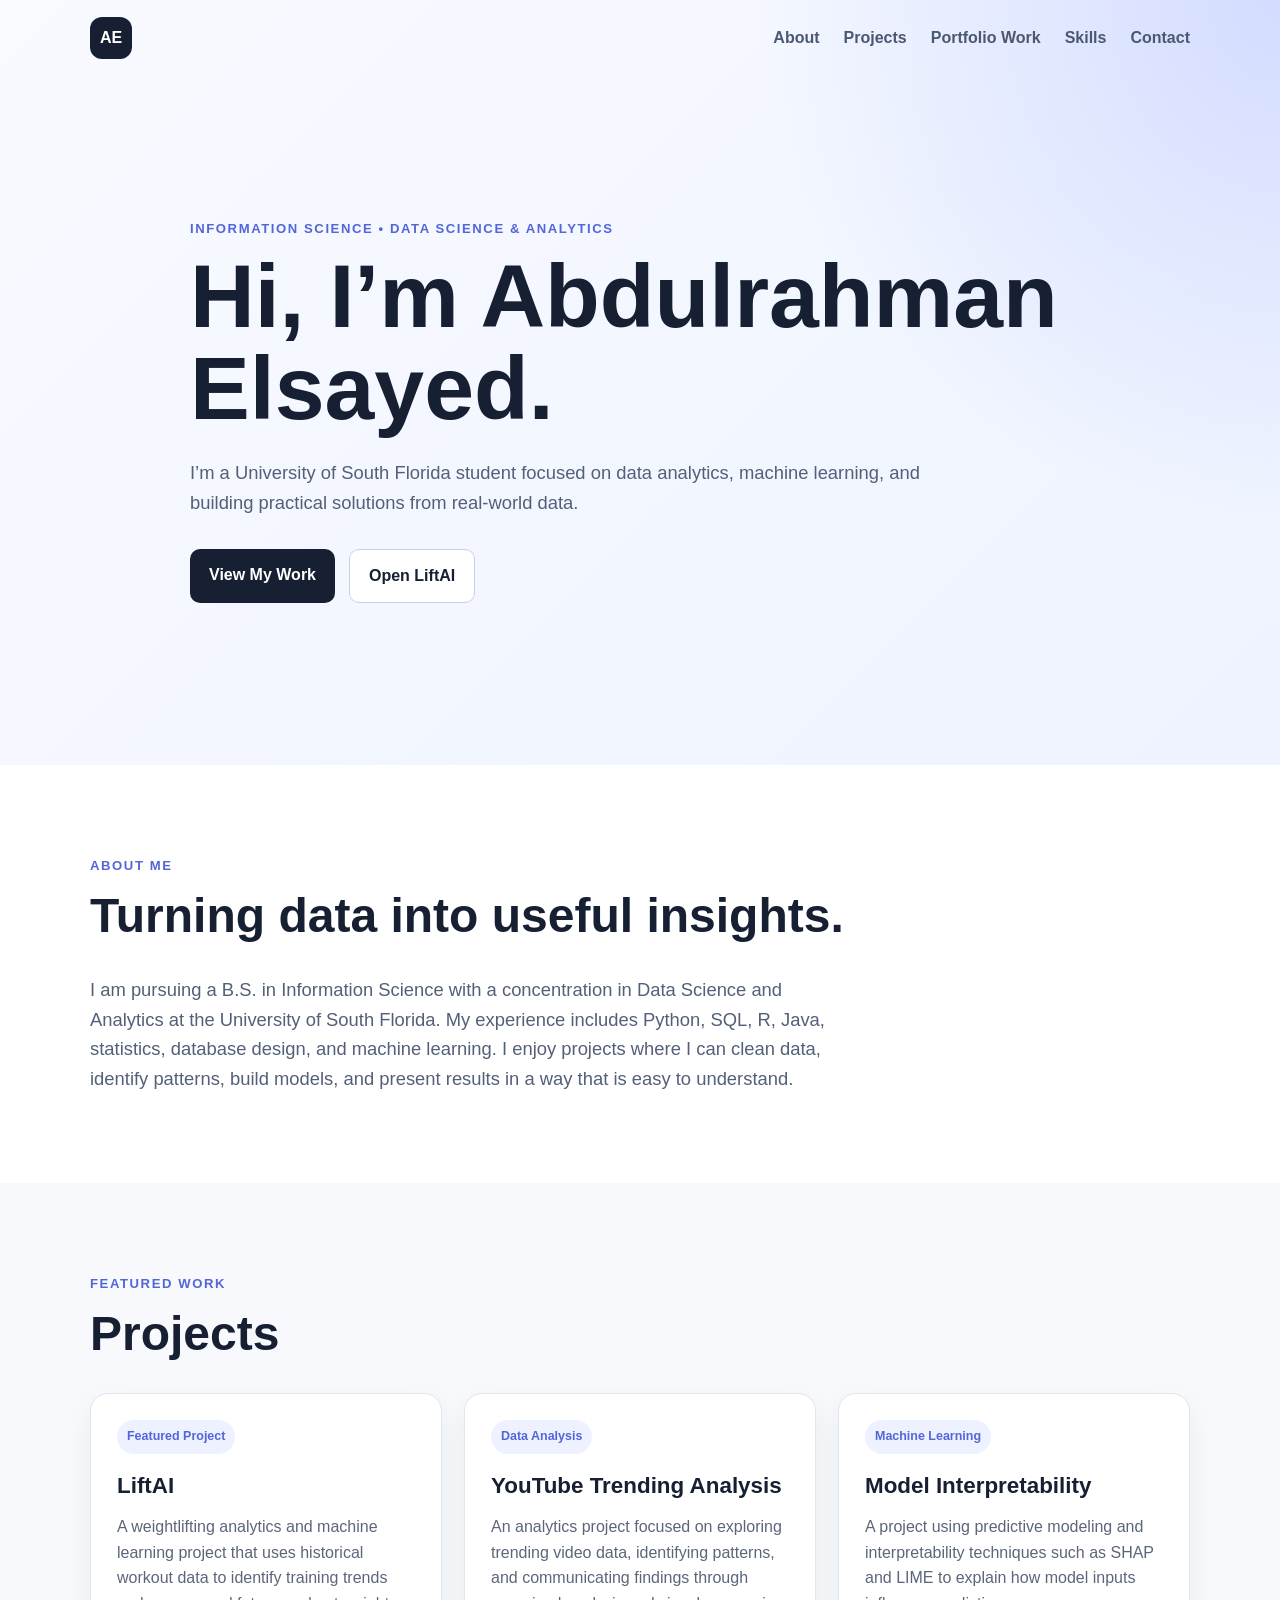
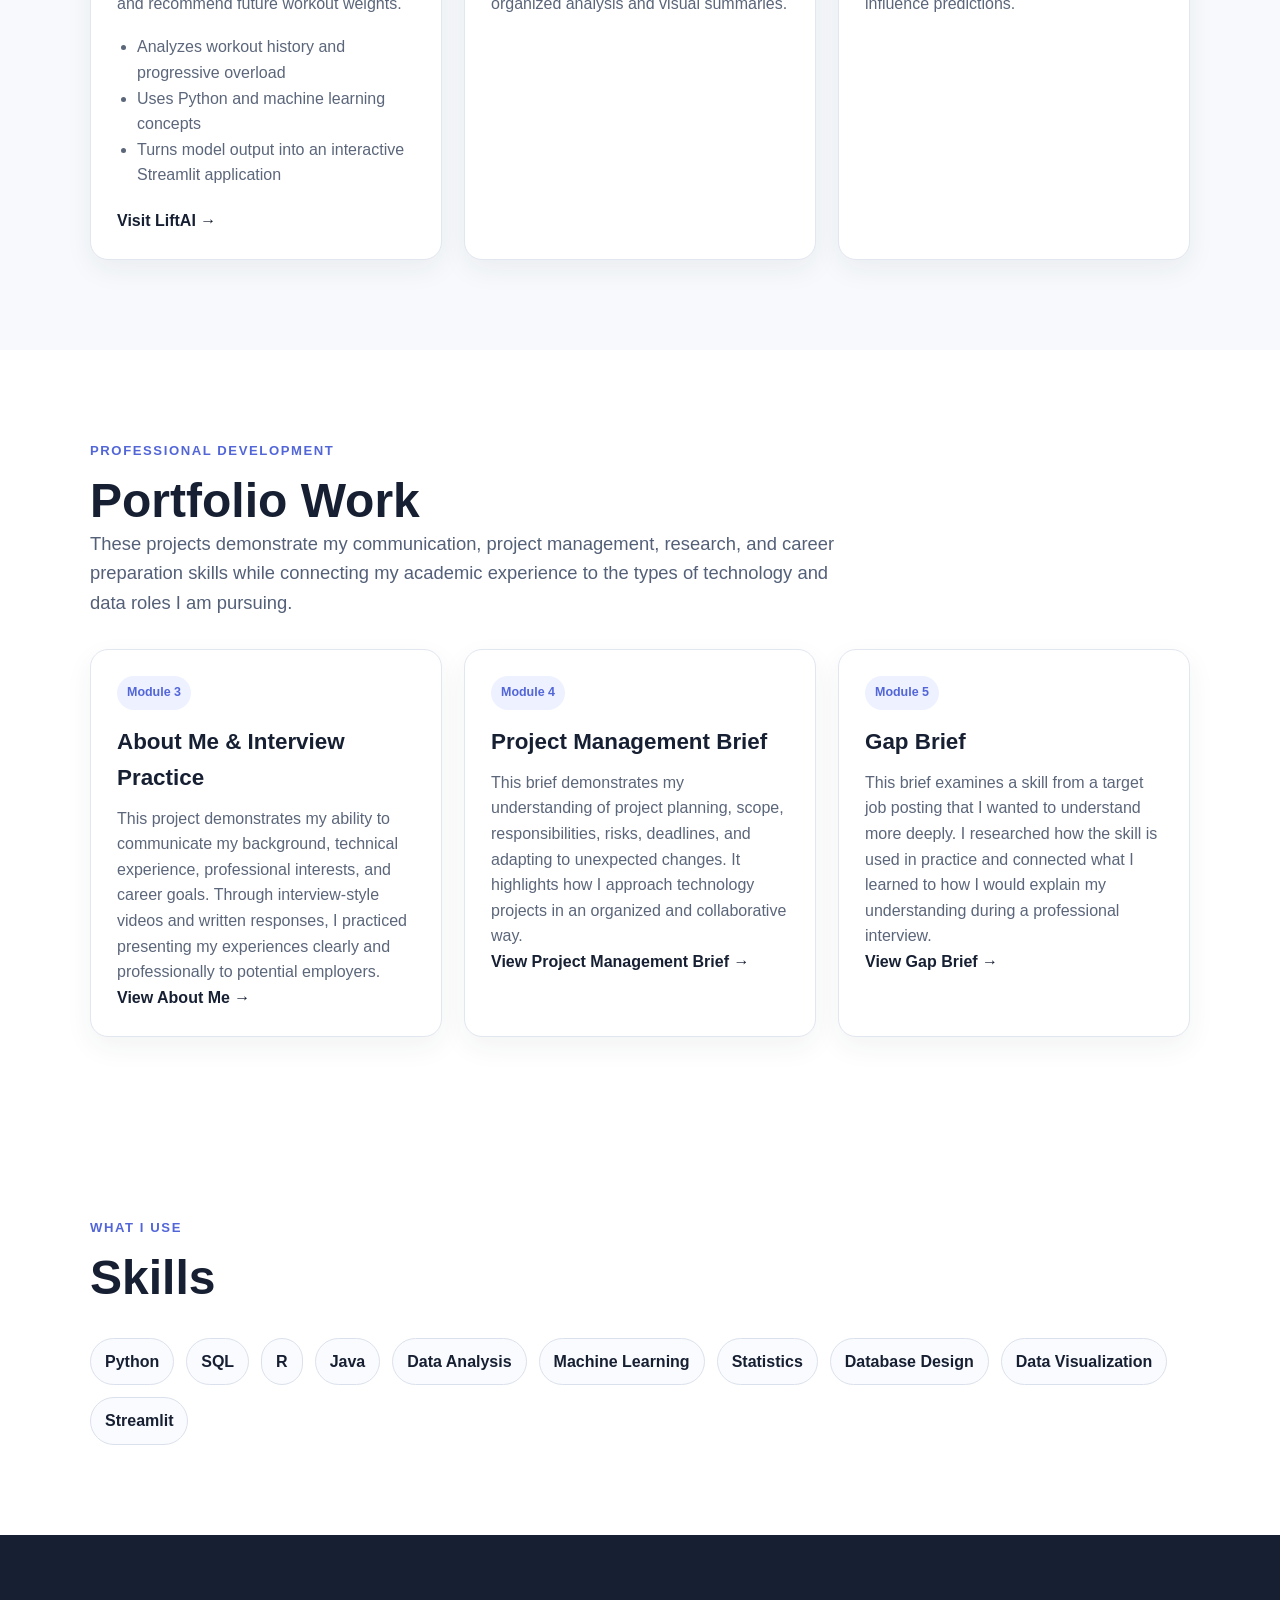
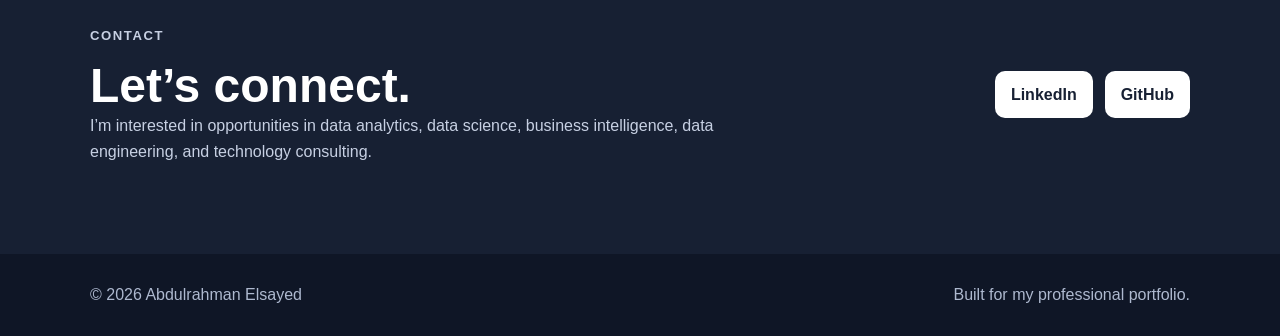
<file: index.html>
<!DOCTYPE html>
<html lang="en">
<head>
  <meta charset="UTF-8" />
  <meta name="viewport" content="width=device-width, initial-scale=1.0" />
  <meta
    name="description"
    content="Abdulrahman Elsayed - Data Analytics and Information Science Portfolio"
  />
  <title>Abdulrahman Elsayed | Portfolio</title>
  <link rel="stylesheet" href="style.css" />
</head>

<body>

  <header class="hero">

    <nav class="nav container">
      <a class="logo" href="#home">AE</a>

      <div class="nav-links">
        <a href="#about">About</a>
        <a href="#projects">Projects</a>
        <a href="#portfolio-work">Portfolio Work</a>
        <a href="#skills">Skills</a>
        <a href="#contact">Contact</a>
      </div>
    </nav>

    <div class="hero-content container" id="home">

      <p class="eyebrow">
        Information Science • Data Science & Analytics
      </p>

      <h1>Hi, I’m Abdulrahman Elsayed.</h1>

      <p class="hero-text">
        I’m a University of South Florida student focused on data analytics,
        machine learning, and building practical solutions from real-world data.
      </p>

      <div class="hero-actions">

        <a class="button primary" href="#projects">
          View My Work
        </a>

        <a
          class="button secondary"
          href="https://liftai.streamlit.app/"
          target="_blank"
          rel="noopener"
        >
          Open LiftAI
        </a>

      </div>

    </div>

  </header>


  <main>

    <!-- ABOUT SECTION -->

    <section class="section container" id="about">

      <div class="section-heading">

        <p class="eyebrow">
          About Me
        </p>

        <h2>
          Turning data into useful insights.
        </h2>

      </div>

      <p class="wide-copy">
        I am pursuing a B.S. in Information Science with a concentration in
        Data Science and Analytics at the University of South Florida.
        My experience includes Python, SQL, R, Java, statistics, database design,
        and machine learning. I enjoy projects where I can clean data,
        identify patterns, build models, and present results in a way that is
        easy to understand.
      </p>

    </section>


    <!-- PROJECTS SECTION -->

    <section class="section alt" id="projects">

      <div class="container">

        <div class="section-heading">

          <p class="eyebrow">
            Featured Work
          </p>

          <h2>
            Projects
          </h2>

        </div>


        <div class="project-grid">


          <!-- LIFTAI -->

          <article class="card featured">

            <span class="tag">
              Featured Project
            </span>

            <h3>
              LiftAI
            </h3>

            <p>
              A weightlifting analytics and machine learning project that uses
              historical workout data to identify training trends and recommend
              future workout weights.
            </p>

            <ul>

              <li>
                Analyzes workout history and progressive overload
              </li>

              <li>
                Uses Python and machine learning concepts
              </li>

              <li>
                Turns model output into an interactive Streamlit application
              </li>

            </ul>

            <a
              class="text-link"
              href="https://liftai.streamlit.app/"
              target="_blank"
              rel="noopener"
            >
              Visit LiftAI →
            </a>

          </article>


          <!-- YOUTUBE PROJECT -->

          <article class="card">

            <span class="tag">
              Data Analysis
            </span>

            <h3>
              YouTube Trending Analysis
            </h3>

            <p>
              An analytics project focused on exploring trending video data,
              identifying patterns, and communicating findings through organized
              analysis and visual summaries.
            </p>

          </article>


          <!-- MODEL INTERPRETABILITY -->

          <article class="card">

            <span class="tag">
              Machine Learning
            </span>

            <h3>
              Model Interpretability
            </h3>

            <p>
              A project using predictive modeling and interpretability techniques
              such as SHAP and LIME to explain how model inputs influence predictions.
            </p>

          </article>

        </div>

      </div>

    </section>


    <!-- PORTFOLIO COURSEWORK SECTION -->

    <section class="section container" id="portfolio-work">

      <div class="section-heading">

        <p class="eyebrow">
          Professional Development
        </p>

        <h2>
          Portfolio Work
        </h2>

        <p class="wide-copy">
          These projects demonstrate my communication, project management,
          research, and career preparation skills while connecting my academic
          experience to the types of technology and data roles I am pursuing.
        </p>

      </div>


      <div class="project-grid">


        <!-- MODULE 3 -->

        <article class="card">

          <span class="tag">
            Module 3
          </span>

          <h3>
            About Me & Interview Practice
          </h3>

          <p>
            This project demonstrates my ability to communicate my background,
            technical experience, professional interests, and career goals.
            Through interview-style videos and written responses, I practiced
            presenting my experiences clearly and professionally to potential
            employers.
          </p>

          <a
            class="text-link"
            href="about-me.html"
          >
            View About Me →
          </a>

        </article>


        <!-- MODULE 4 -->

        <article class="card">

          <span class="tag">
            Module 4
          </span>

          <h3>
            Project Management Brief
          </h3>

          <p>
            This brief demonstrates my understanding of project planning,
            scope, responsibilities, risks, deadlines, and adapting to unexpected
            changes. It highlights how I approach technology projects in an
            organized and collaborative way.
          </p>

          <a
            class="text-link"
            href="project-management.html"
          >
            View Project Management Brief →
          </a>

        </article>


        <!-- MODULE 5 -->

        <article class="card">

          <span class="tag">
            Module 5
          </span>

          <h3>
            Gap Brief
          </h3>

          <p>
            This brief examines a skill from a target job posting that I wanted
            to understand more deeply. I researched how the skill is used in
            practice and connected what I learned to how I would explain my
            understanding during a professional interview.
          </p>

          <a
            class="text-link"
            href="gap-brief.html"
          >
            View Gap Brief →
          </a>

        </article>


      </div>

    </section>


    <!-- SKILLS SECTION -->

    <section class="section container" id="skills">

      <div class="section-heading">

        <p class="eyebrow">
          What I Use
        </p>

        <h2>
          Skills
        </h2>

      </div>


      <div class="skills">

        <span>Python</span>

        <span>SQL</span>

        <span>R</span>

        <span>Java</span>

        <span>Data Analysis</span>

        <span>Machine Learning</span>

        <span>Statistics</span>

        <span>Database Design</span>

        <span>Data Visualization</span>

        <span>Streamlit</span>

      </div>

    </section>


    <!-- CONTACT SECTION -->

    <section class="section contact-section" id="contact">

      <div class="container contact-card">

        <div>

          <p class="eyebrow">
            Contact
          </p>

          <h2>
            Let’s connect.
          </h2>

          <p>
            I’m interested in opportunities in data analytics, data science,
            business intelligence, data engineering, and technology consulting.
          </p>

        </div>


        <div class="contact-links">

          <a
            href="https://www.linkedin.com/"
            target="_blank"
            rel="noopener"
          >
            LinkedIn
          </a>

          <a
            href="https://github.com/aelsayed12"
            target="_blank"
            rel="noopener"
          >
            GitHub
          </a>

        </div>

      </div>

    </section>

  </main>


  <!-- FOOTER -->

  <footer>

    <div class="container footer-content">

      <p>
        © 2026 Abdulrahman Elsayed
      </p>

      <p>
        Built for my professional portfolio.
      </p>

    </div>

  </footer>


</body>
</html>
</file>
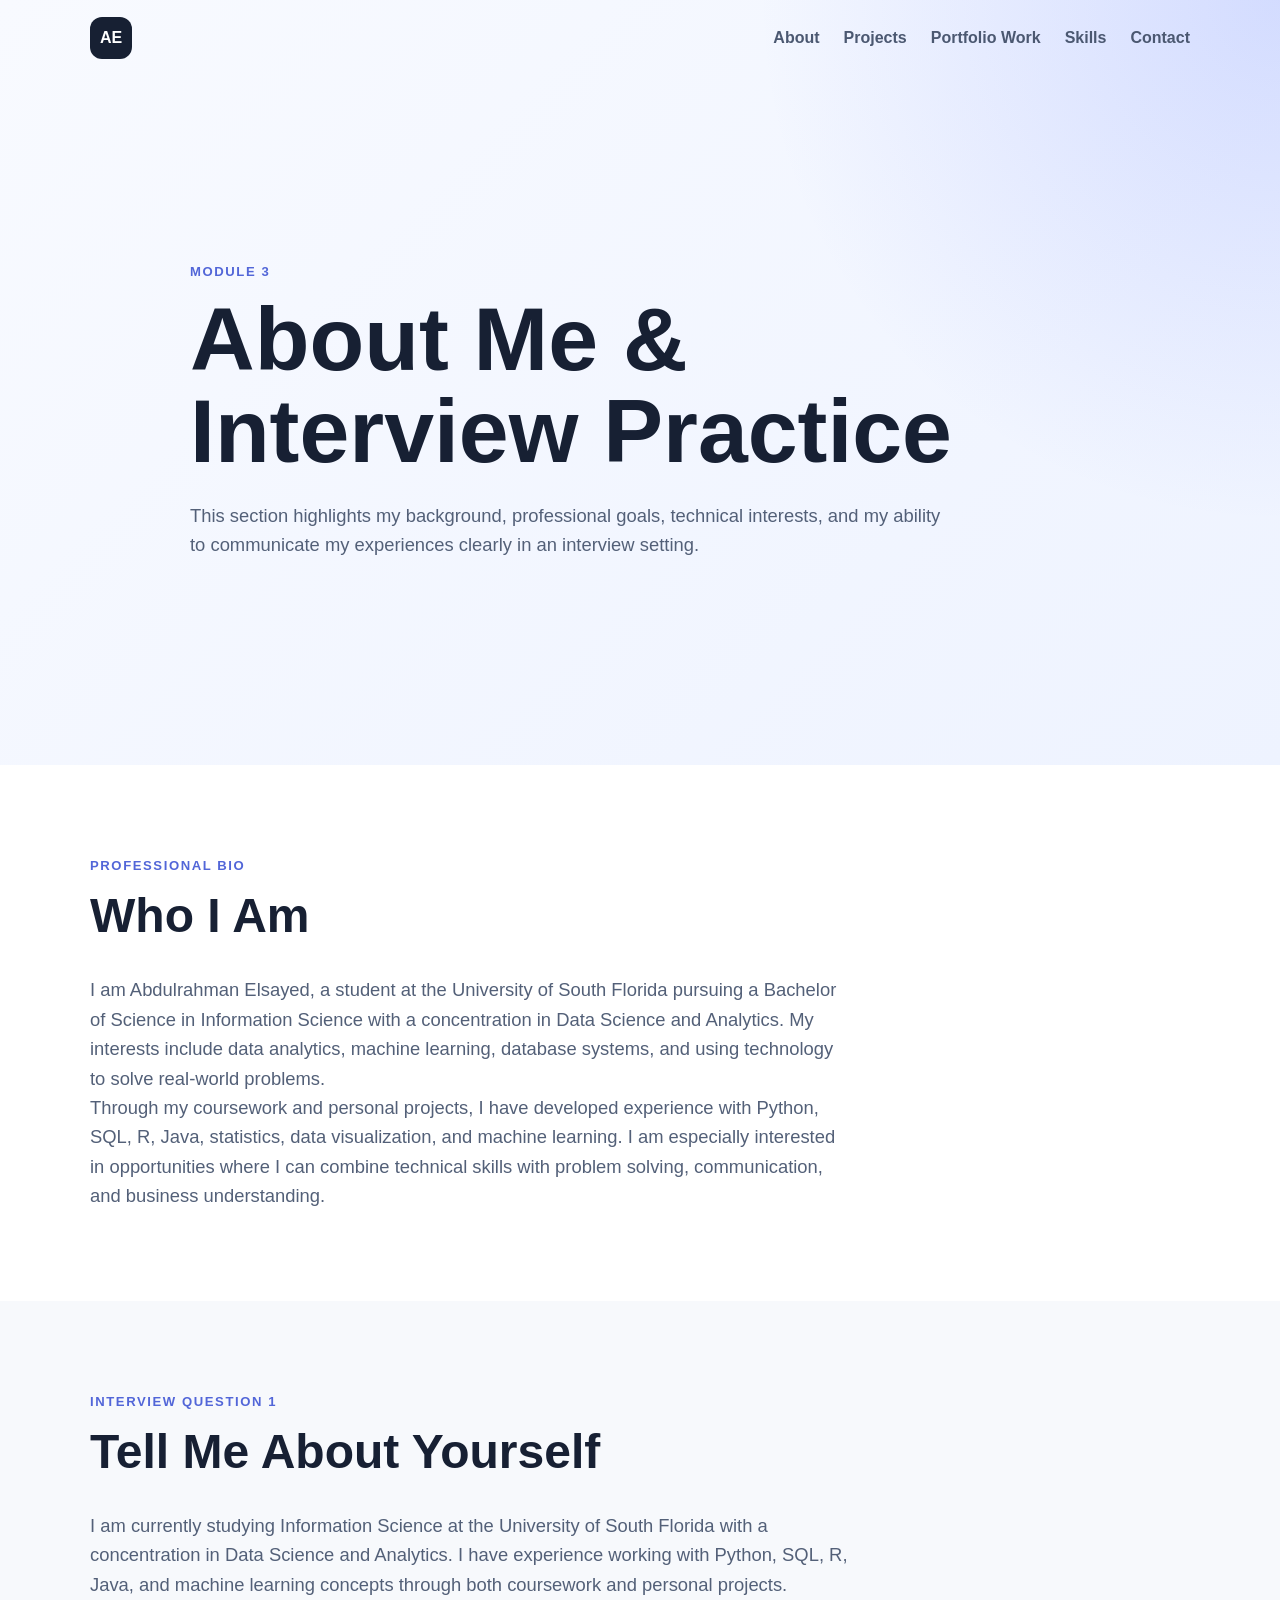
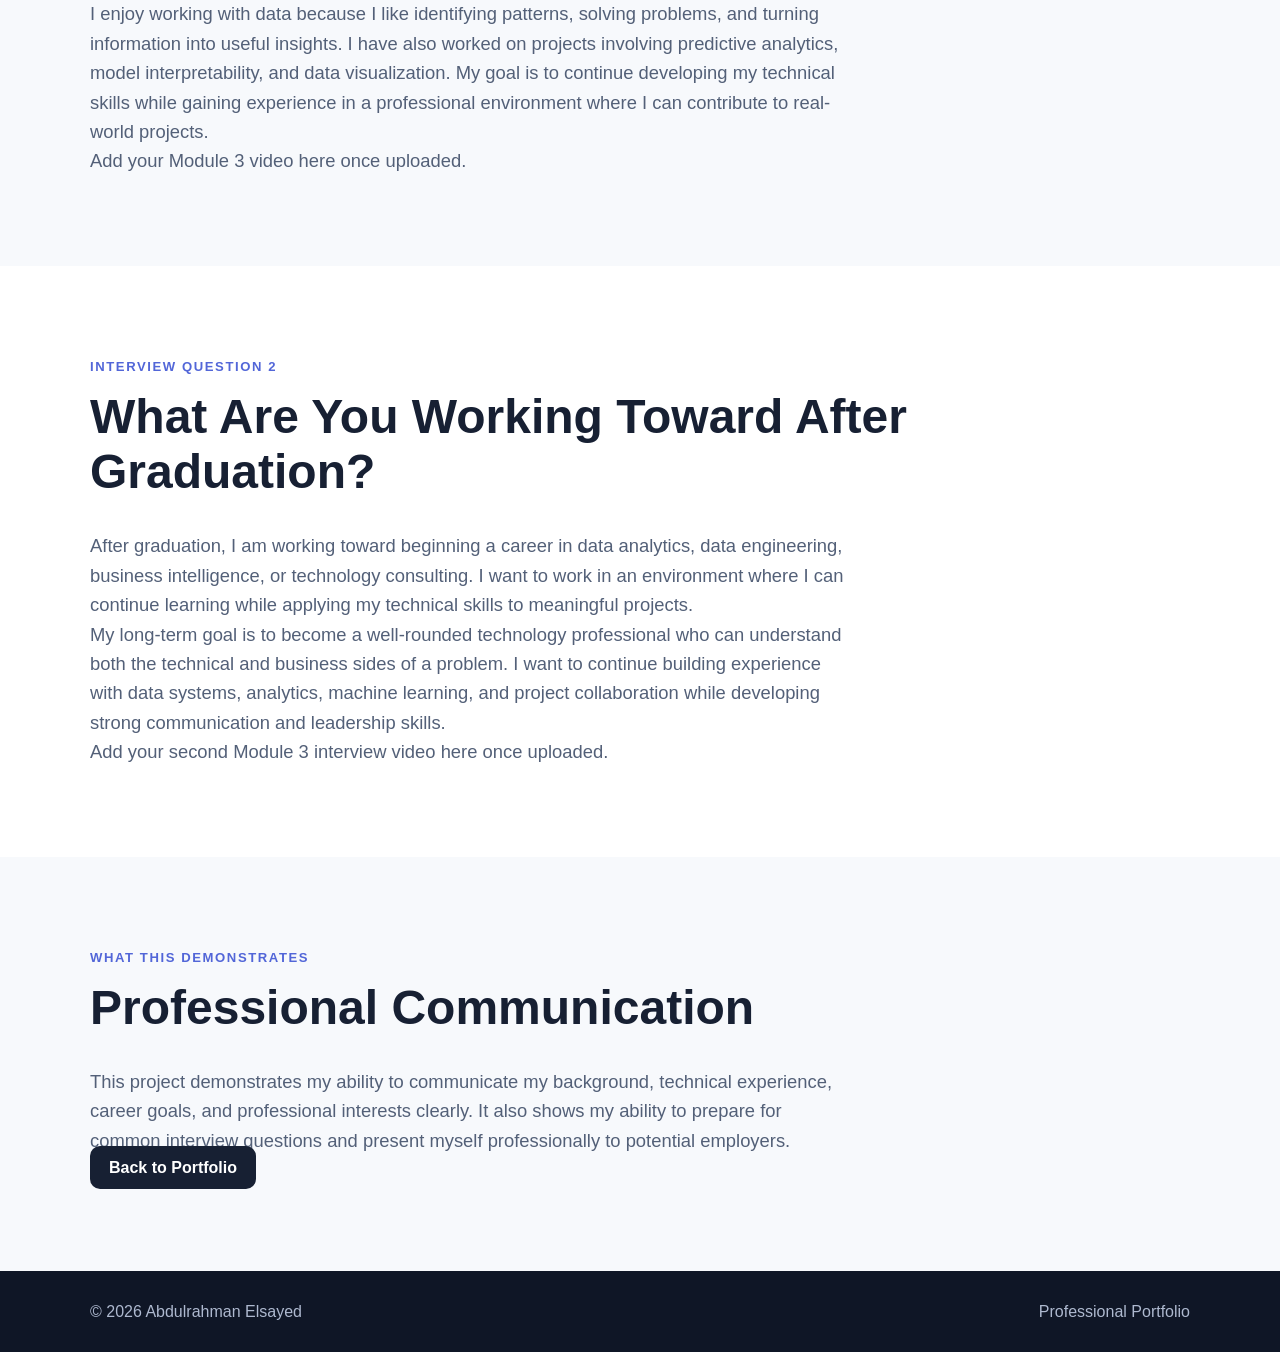
<file: about-me.html>
<!DOCTYPE html>
<html lang="en">
<head>
  <meta charset="UTF-8" />
  <meta name="viewport" content="width=device-width, initial-scale=1.0" />
  <meta name="description" content="About Abdulrahman Elsayed" />
  <title>About Me | Abdulrahman Elsayed</title>
  <link rel="stylesheet" href="style.css" />
</head>

<body>

  <header class="hero">
    <nav class="nav container">
      <a class="logo" href="index.html">AE</a>

      <div class="nav-links">
        <a href="index.html#about">About</a>
        <a href="index.html#projects">Projects</a>
        <a href="index.html#portfolio-work">Portfolio Work</a>
        <a href="index.html#skills">Skills</a>
        <a href="index.html#contact">Contact</a>
      </div>
    </nav>

    <div class="hero-content container">
      <p class="eyebrow">Module 3</p>
      <h1>About Me & Interview Practice</h1>

      <p class="hero-text">
        This section highlights my background, professional goals, technical interests,
        and my ability to communicate my experiences clearly in an interview setting.
      </p>
    </div>
  </header>

  <main>

    <section class="section container">
      <div class="section-heading">
        <p class="eyebrow">Professional Bio</p>
        <h2>Who I Am</h2>
      </div>

      <p class="wide-copy">
        I am Abdulrahman Elsayed, a student at the University of South Florida pursuing
        a Bachelor of Science in Information Science with a concentration in Data Science
        and Analytics. My interests include data analytics, machine learning, database
        systems, and using technology to solve real-world problems.
      </p>

      <p class="wide-copy">
        Through my coursework and personal projects, I have developed experience with
        Python, SQL, R, Java, statistics, data visualization, and machine learning.
        I am especially interested in opportunities where I can combine technical skills
        with problem solving, communication, and business understanding.
      </p>
    </section>


    <section class="section alt">
      <div class="container">

        <div class="section-heading">
          <p class="eyebrow">Interview Question 1</p>
          <h2>Tell Me About Yourself</h2>
        </div>

        <p class="wide-copy">
          I am currently studying Information Science at the University of South Florida
          with a concentration in Data Science and Analytics. I have experience working
          with Python, SQL, R, Java, and machine learning concepts through both coursework
          and personal projects.
        </p>

        <p class="wide-copy">
          I enjoy working with data because I like identifying patterns, solving problems,
          and turning information into useful insights. I have also worked on projects
          involving predictive analytics, model interpretability, and data visualization.
          My goal is to continue developing my technical skills while gaining experience
          in a professional environment where I can contribute to real-world projects.
        </p>

        <p class="wide-copy">
          Add your Module 3 video here once uploaded.
        </p>

      </div>
    </section>


    <section class="section container">

      <div class="section-heading">
        <p class="eyebrow">Interview Question 2</p>
        <h2>What Are You Working Toward After Graduation?</h2>
      </div>

      <p class="wide-copy">
        After graduation, I am working toward beginning a career in data analytics,
        data engineering, business intelligence, or technology consulting.
        I want to work in an environment where I can continue learning while applying
        my technical skills to meaningful projects.
      </p>

      <p class="wide-copy">
        My long-term goal is to become a well-rounded technology professional who can
        understand both the technical and business sides of a problem. I want to continue
        building experience with data systems, analytics, machine learning, and project
        collaboration while developing strong communication and leadership skills.
      </p>

      <p class="wide-copy">
        Add your second Module 3 interview video here once uploaded.
      </p>

    </section>


    <section class="section alt">
      <div class="container">

        <div class="section-heading">
          <p class="eyebrow">What This Demonstrates</p>
          <h2>Professional Communication</h2>
        </div>

        <p class="wide-copy">
          This project demonstrates my ability to communicate my background, technical
          experience, career goals, and professional interests clearly. It also shows
          my ability to prepare for common interview questions and present myself
          professionally to potential employers.
        </p>

        <a class="button primary" href="index.html#portfolio-work">
          Back to Portfolio
        </a>

      </div>
    </section>

  </main>


  <footer>
    <div class="container footer-content">
      <p>© 2026 Abdulrahman Elsayed</p>
      <p>Professional Portfolio</p>
    </div>
  </footer>

</body>
</html>
</file>
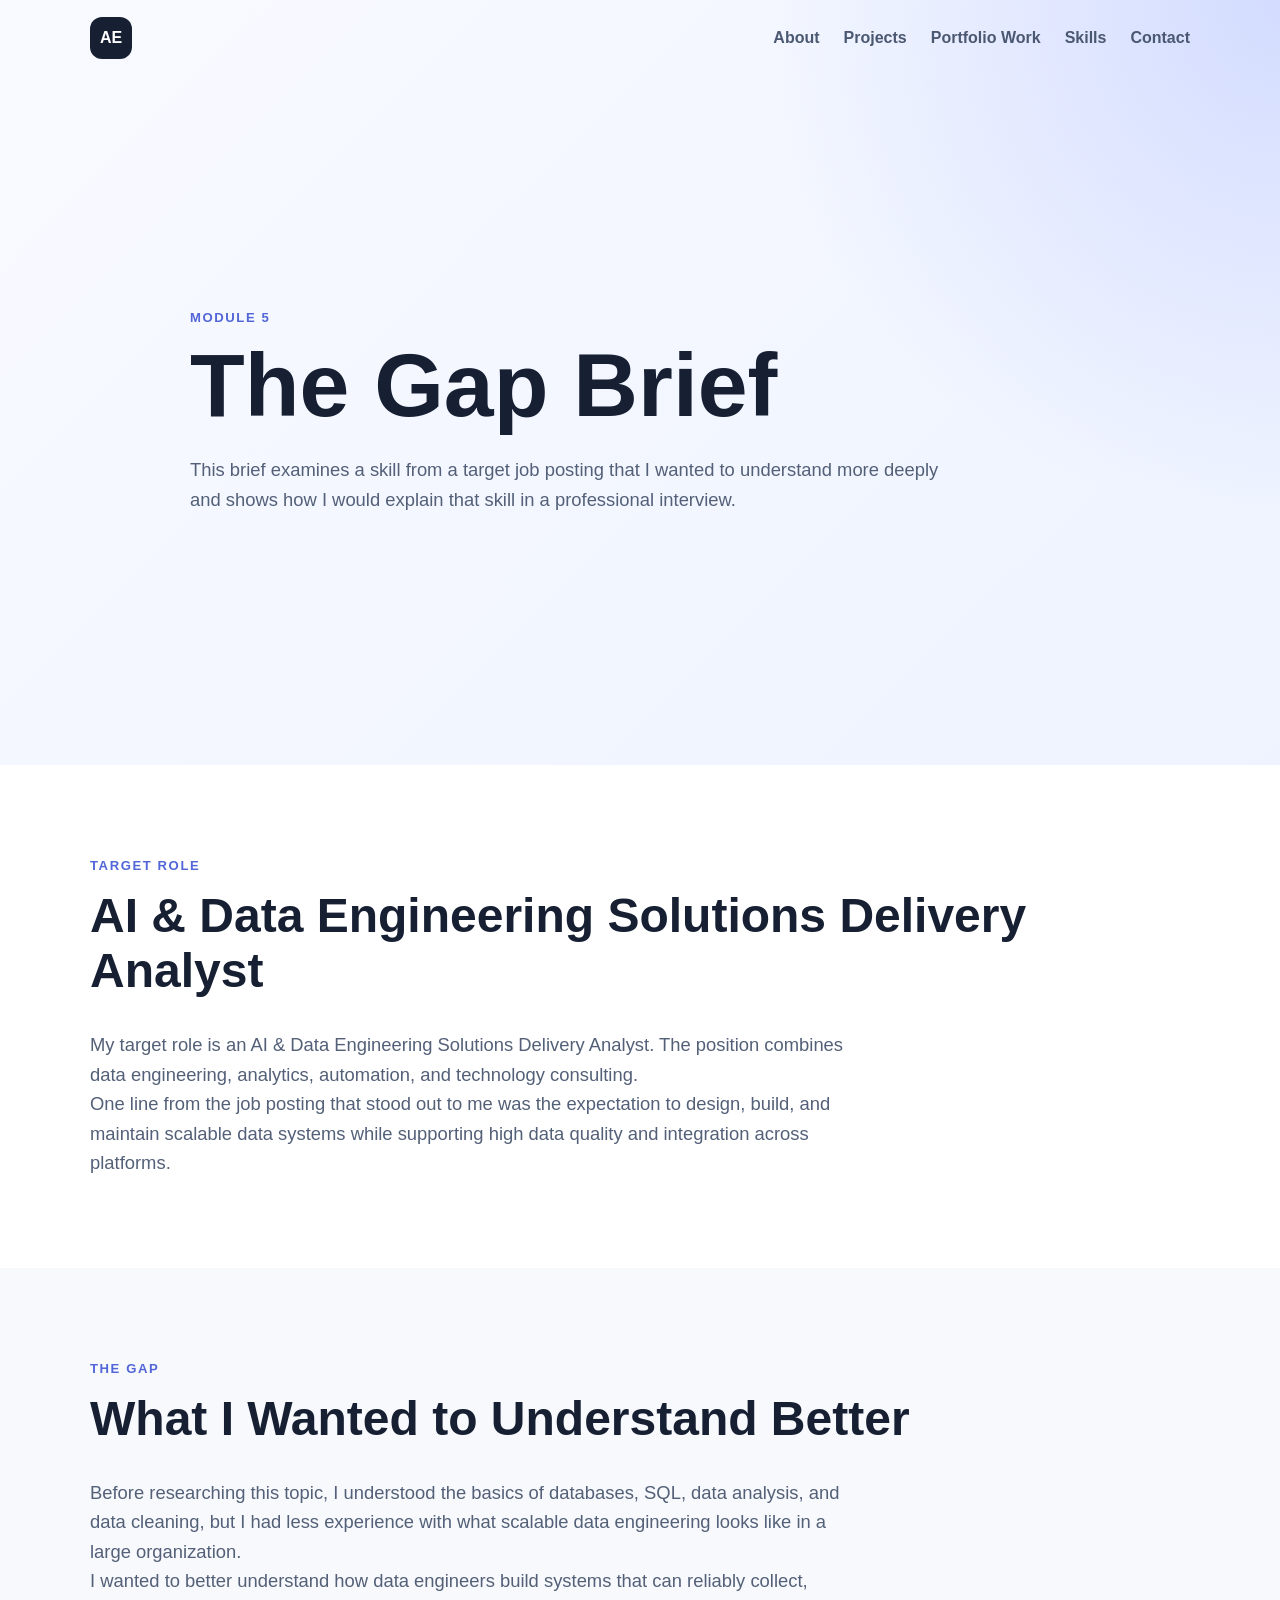
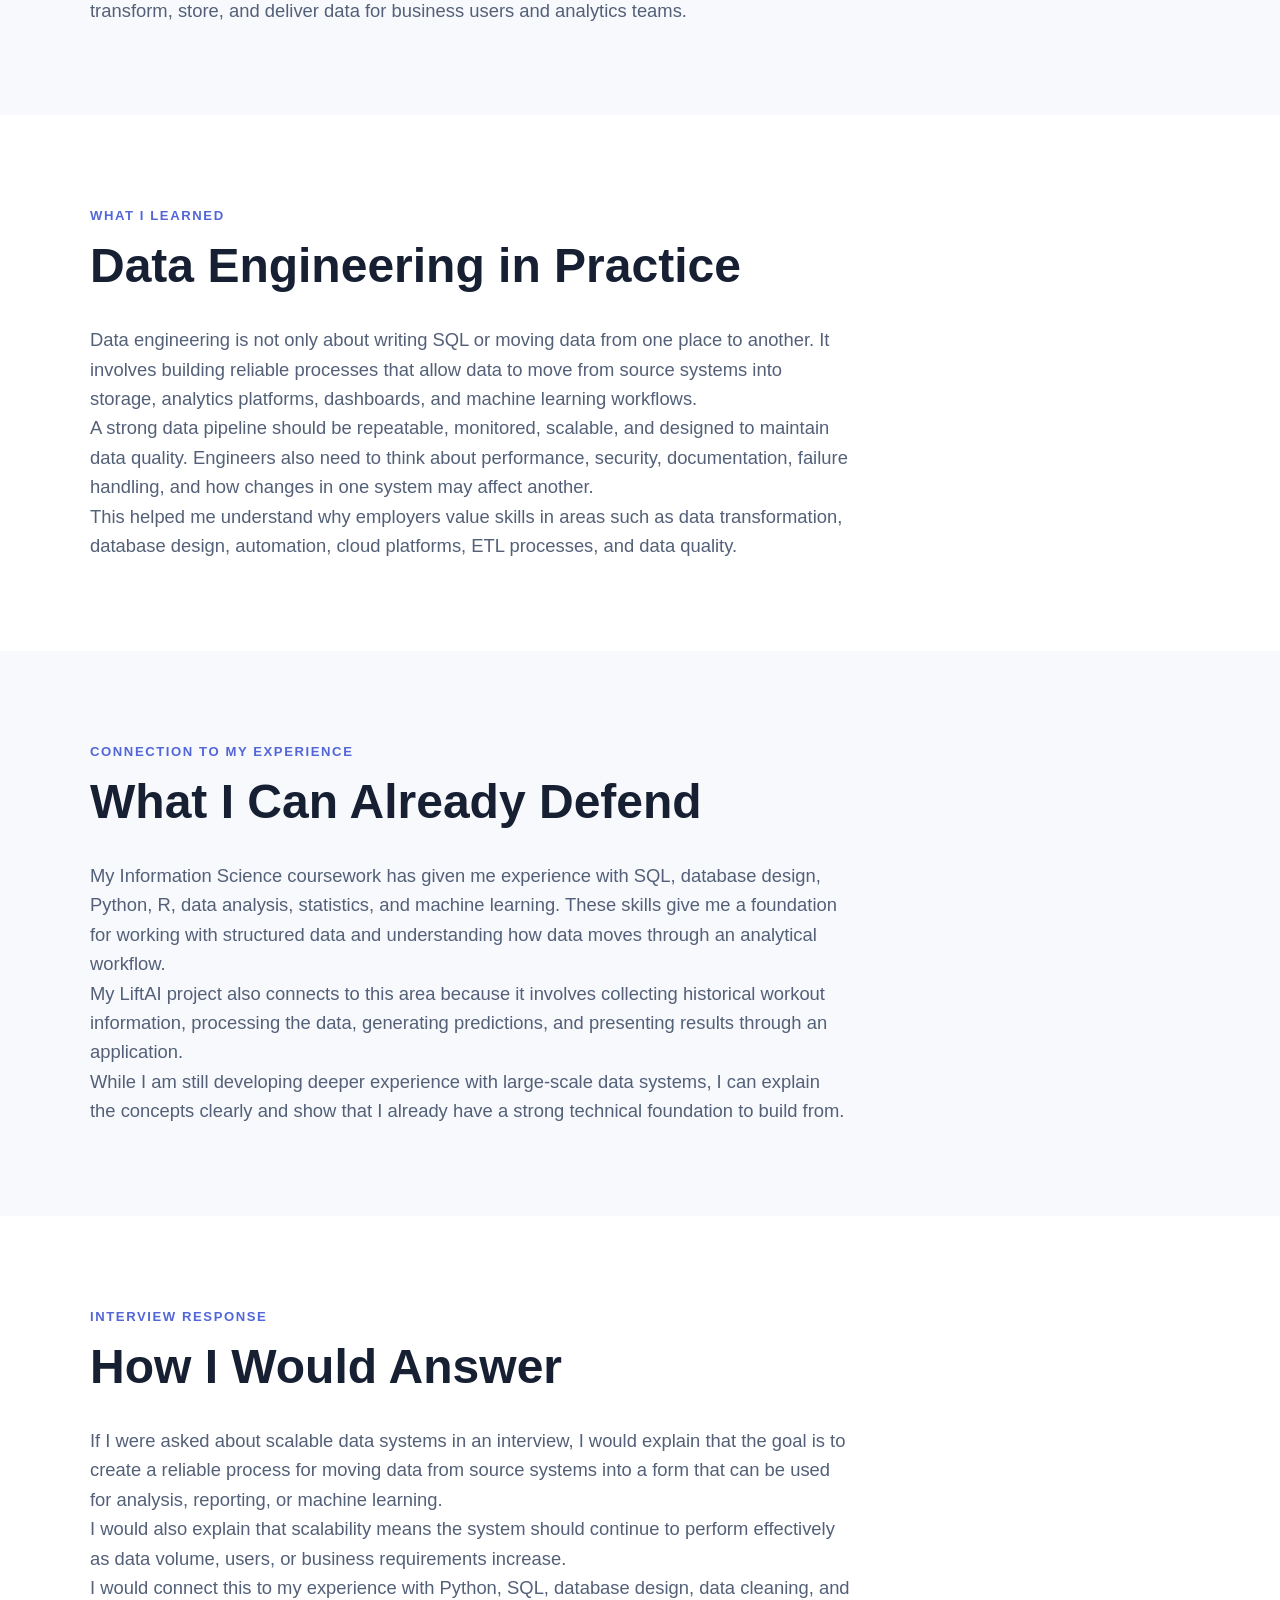
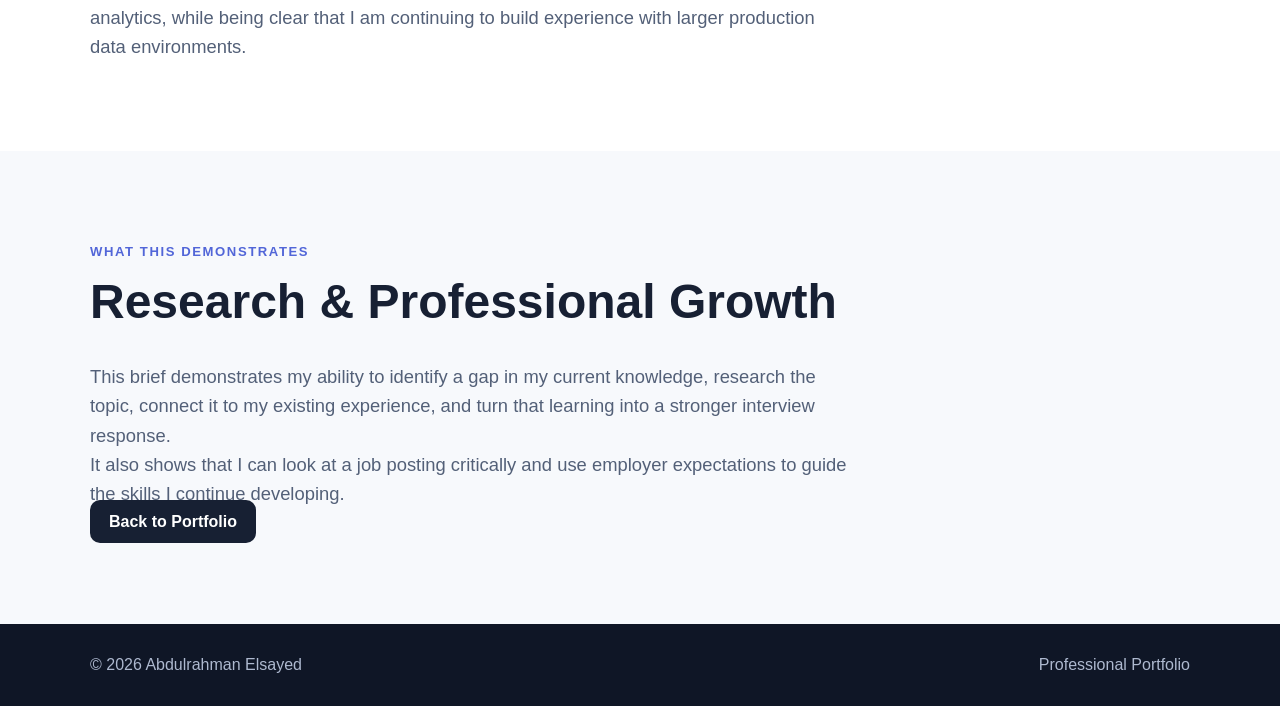
<file: gap-brief.html>
<!DOCTYPE html>
<html lang="en">
<head>
  <meta charset="UTF-8" />
  <meta name="viewport" content="width=device-width, initial-scale=1.0" />
  <meta name="description" content="Gap Brief by Abdulrahman Elsayed" />
  <title>Gap Brief | Abdulrahman Elsayed</title>
  <link rel="stylesheet" href="style.css" />
</head>

<body>

  <header class="hero">
    <nav class="nav container">
      <a class="logo" href="index.html">AE</a>

      <div class="nav-links">
        <a href="index.html#about">About</a>
        <a href="index.html#projects">Projects</a>
        <a href="index.html#portfolio-work">Portfolio Work</a>
        <a href="index.html#skills">Skills</a>
        <a href="index.html#contact">Contact</a>
      </div>
    </nav>

    <div class="hero-content container">
      <p class="eyebrow">Module 5</p>
      <h1>The Gap Brief</h1>

      <p class="hero-text">
        This brief examines a skill from a target job posting that I wanted
        to understand more deeply and shows how I would explain that skill
        in a professional interview.
      </p>
    </div>
  </header>

  <main>

    <section class="section container">
      <div class="section-heading">
        <p class="eyebrow">Target Role</p>
        <h2>AI & Data Engineering Solutions Delivery Analyst</h2>
      </div>

      <p class="wide-copy">
        My target role is an AI & Data Engineering Solutions Delivery Analyst.
        The position combines data engineering, analytics, automation, and
        technology consulting.
      </p>

      <p class="wide-copy">
        One line from the job posting that stood out to me was the expectation
        to design, build, and maintain scalable data systems while supporting
        high data quality and integration across platforms.
      </p>
    </section>


    <section class="section alt">
      <div class="container">

        <div class="section-heading">
          <p class="eyebrow">The Gap</p>
          <h2>What I Wanted to Understand Better</h2>
        </div>

        <p class="wide-copy">
          Before researching this topic, I understood the basics of databases,
          SQL, data analysis, and data cleaning, but I had less experience with
          what scalable data engineering looks like in a large organization.
        </p>

        <p class="wide-copy">
          I wanted to better understand how data engineers build systems that
          can reliably collect, transform, store, and deliver data for business
          users and analytics teams.
        </p>

      </div>
    </section>


    <section class="section container">
      <div class="section-heading">
        <p class="eyebrow">What I Learned</p>
        <h2>Data Engineering in Practice</h2>
      </div>

      <p class="wide-copy">
        Data engineering is not only about writing SQL or moving data from one
        place to another. It involves building reliable processes that allow
        data to move from source systems into storage, analytics platforms,
        dashboards, and machine learning workflows.
      </p>

      <p class="wide-copy">
        A strong data pipeline should be repeatable, monitored, scalable,
        and designed to maintain data quality. Engineers also need to think
        about performance, security, documentation, failure handling, and
        how changes in one system may affect another.
      </p>

      <p class="wide-copy">
        This helped me understand why employers value skills in areas such as
        data transformation, database design, automation, cloud platforms,
        ETL processes, and data quality.
      </p>
    </section>


    <section class="section alt">
      <div class="container">

        <div class="section-heading">
          <p class="eyebrow">Connection to My Experience</p>
          <h2>What I Can Already Defend</h2>
        </div>

        <p class="wide-copy">
          My Information Science coursework has given me experience with SQL,
          database design, Python, R, data analysis, statistics, and machine
          learning. These skills give me a foundation for working with structured
          data and understanding how data moves through an analytical workflow.
        </p>

        <p class="wide-copy">
          My LiftAI project also connects to this area because it involves
          collecting historical workout information, processing the data,
          generating predictions, and presenting results through an application.
        </p>

        <p class="wide-copy">
          While I am still developing deeper experience with large-scale
          data systems, I can explain the concepts clearly and show that
          I already have a strong technical foundation to build from.
        </p>

      </div>
    </section>


    <section class="section container">
      <div class="section-heading">
        <p class="eyebrow">Interview Response</p>
        <h2>How I Would Answer</h2>
      </div>

      <p class="wide-copy">
        If I were asked about scalable data systems in an interview, I would
        explain that the goal is to create a reliable process for moving data
        from source systems into a form that can be used for analysis,
        reporting, or machine learning.
      </p>

      <p class="wide-copy">
        I would also explain that scalability means the system should continue
        to perform effectively as data volume, users, or business requirements
        increase.
      </p>

      <p class="wide-copy">
        I would connect this to my experience with Python, SQL, database design,
        data cleaning, and analytics, while being clear that I am continuing
        to build experience with larger production data environments.
      </p>
    </section>


    <section class="section alt">
      <div class="container">

        <div class="section-heading">
          <p class="eyebrow">What This Demonstrates</p>
          <h2>Research & Professional Growth</h2>
        </div>

        <p class="wide-copy">
          This brief demonstrates my ability to identify a gap in my current
          knowledge, research the topic, connect it to my existing experience,
          and turn that learning into a stronger interview response.
        </p>

        <p class="wide-copy">
          It also shows that I can look at a job posting critically and use
          employer expectations to guide the skills I continue developing.
        </p>

        <a class="button primary" href="index.html#portfolio-work">
          Back to Portfolio
        </a>

      </div>
    </section>

  </main>


  <footer>
    <div class="container footer-content">
      <p>© 2026 Abdulrahman Elsayed</p>
      <p>Professional Portfolio</p>
    </div>
  </footer>

</body>
</html>
</file>
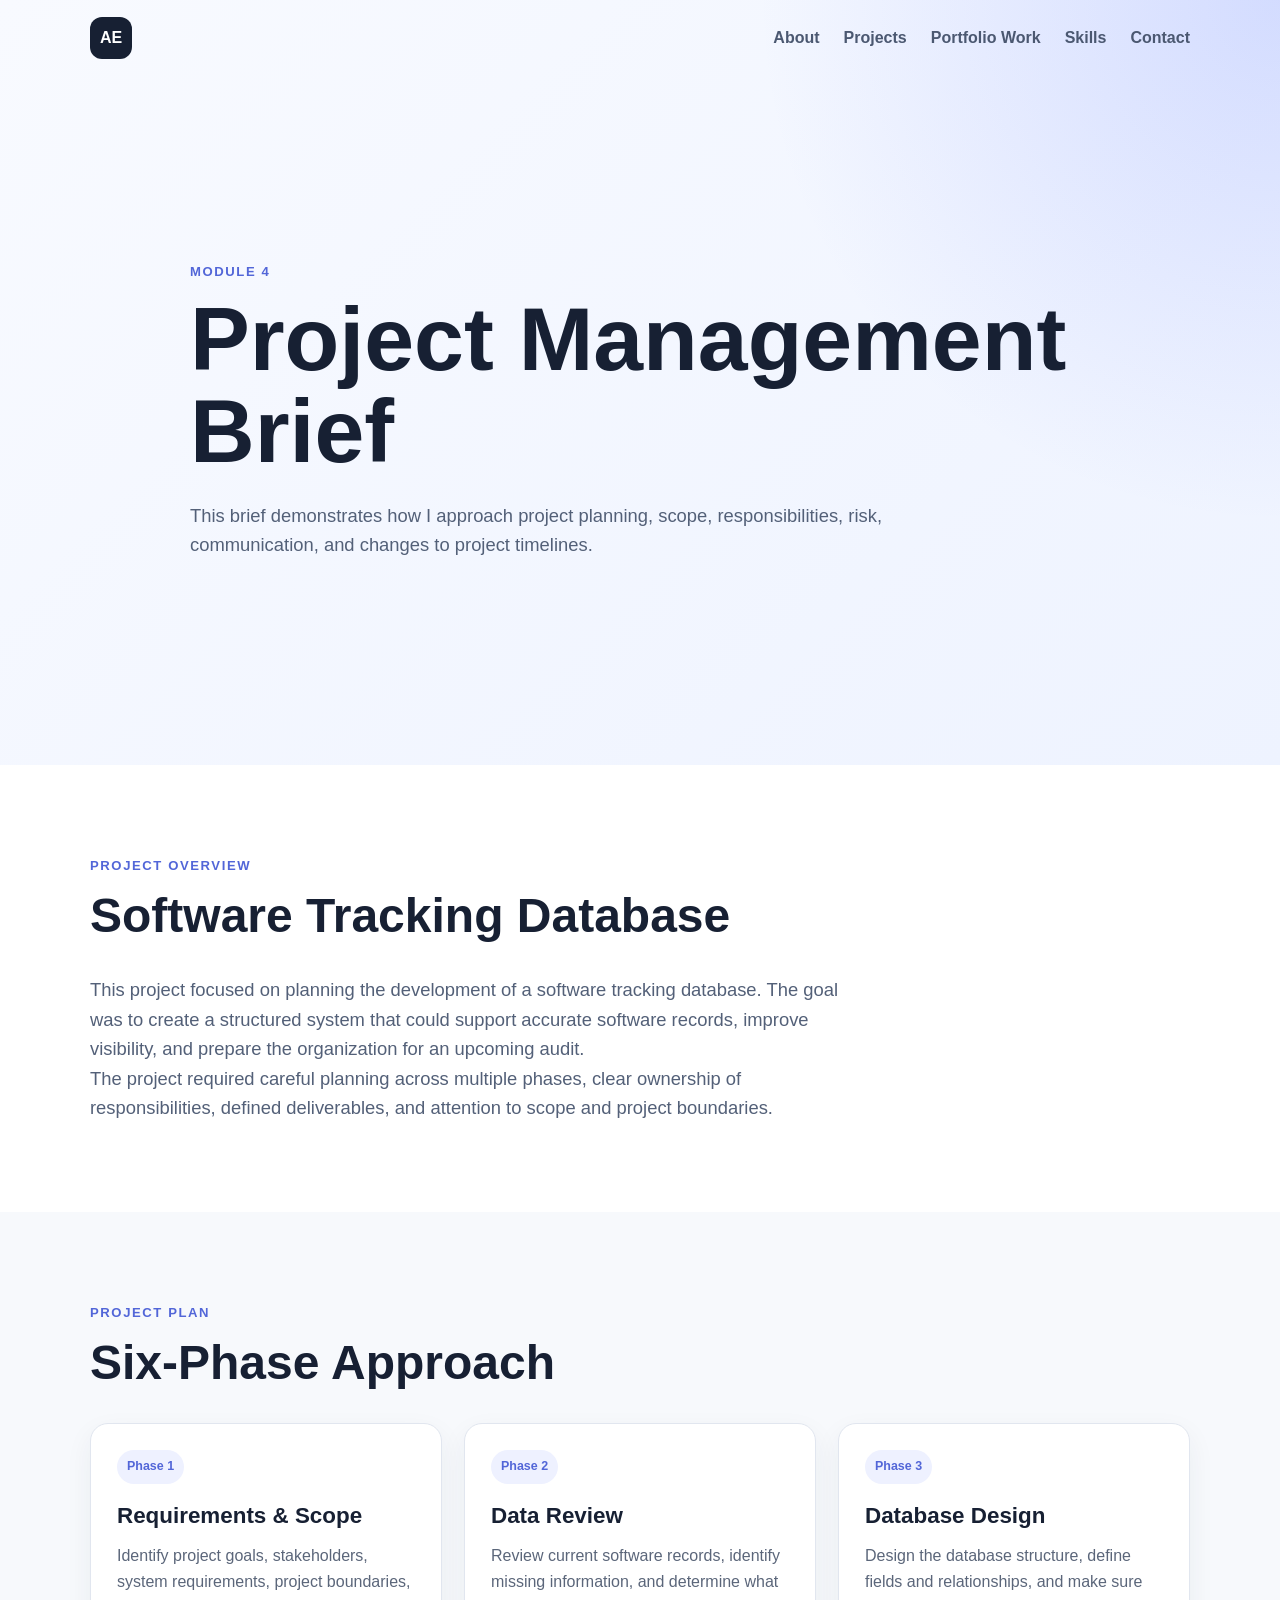
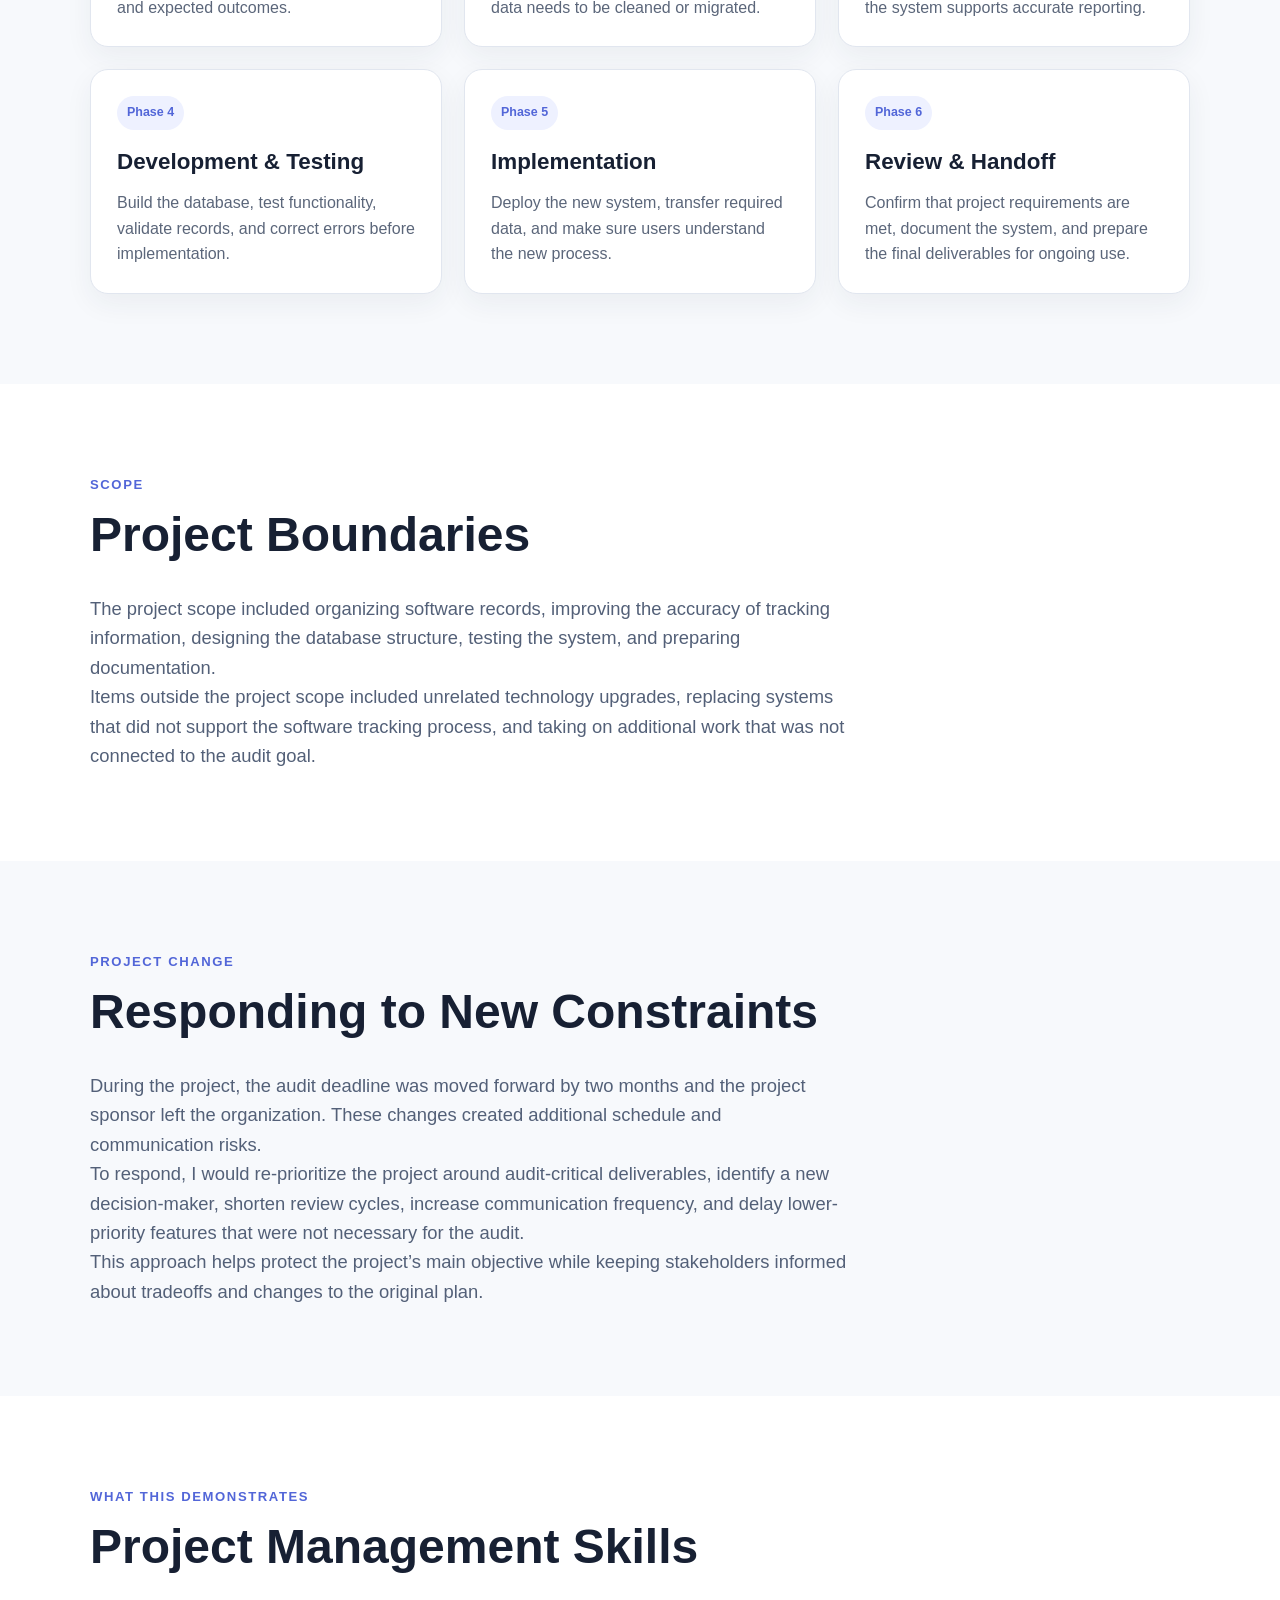
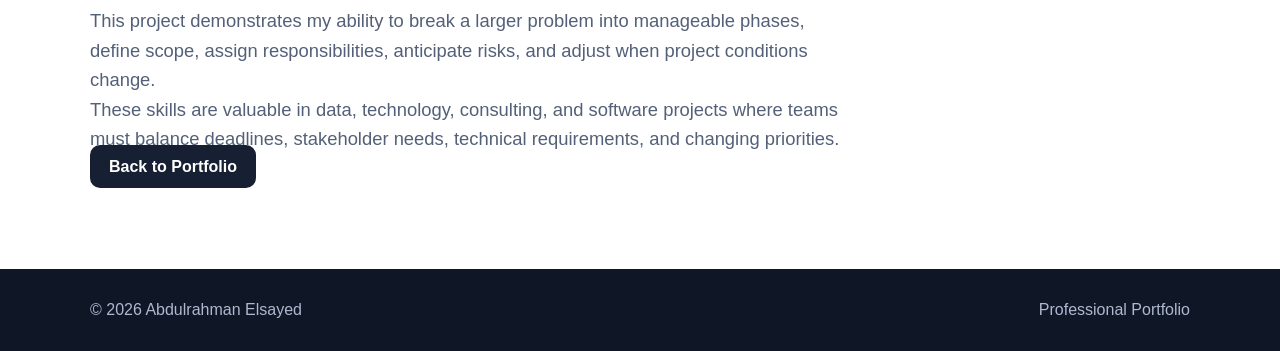
<file: project-management.html>
<!DOCTYPE html>
<html lang="en">
<head>
  <meta charset="UTF-8" />
  <meta name="viewport" content="width=device-width, initial-scale=1.0" />
  <meta name="description" content="Project Management Brief by Abdulrahman Elsayed" />
  <title>Project Management Brief | Abdulrahman Elsayed</title>
  <link rel="stylesheet" href="style.css" />
</head>

<body>

  <header class="hero">
    <nav class="nav container">
      <a class="logo" href="index.html">AE</a>

      <div class="nav-links">
        <a href="index.html#about">About</a>
        <a href="index.html#projects">Projects</a>
        <a href="index.html#portfolio-work">Portfolio Work</a>
        <a href="index.html#skills">Skills</a>
        <a href="index.html#contact">Contact</a>
      </div>
    </nav>

    <div class="hero-content container">
      <p class="eyebrow">Module 4</p>
      <h1>Project Management Brief</h1>

      <p class="hero-text">
        This brief demonstrates how I approach project planning, scope,
        responsibilities, risk, communication, and changes to project timelines.
      </p>
    </div>
  </header>

  <main>

    <section class="section container">
      <div class="section-heading">
        <p class="eyebrow">Project Overview</p>
        <h2>Software Tracking Database</h2>
      </div>

      <p class="wide-copy">
        This project focused on planning the development of a software tracking
        database. The goal was to create a structured system that could support
        accurate software records, improve visibility, and prepare the organization
        for an upcoming audit.
      </p>

      <p class="wide-copy">
        The project required careful planning across multiple phases, clear ownership
        of responsibilities, defined deliverables, and attention to scope and project
        boundaries.
      </p>
    </section>


    <section class="section alt">
      <div class="container">

        <div class="section-heading">
          <p class="eyebrow">Project Plan</p>
          <h2>Six-Phase Approach</h2>
        </div>

        <div class="project-grid">

          <article class="card">
            <span class="tag">Phase 1</span>
            <h3>Requirements & Scope</h3>
            <p>
              Identify project goals, stakeholders, system requirements,
              project boundaries, and expected outcomes.
            </p>
          </article>

          <article class="card">
            <span class="tag">Phase 2</span>
            <h3>Data Review</h3>
            <p>
              Review current software records, identify missing information,
              and determine what data needs to be cleaned or migrated.
            </p>
          </article>

          <article class="card">
            <span class="tag">Phase 3</span>
            <h3>Database Design</h3>
            <p>
              Design the database structure, define fields and relationships,
              and make sure the system supports accurate reporting.
            </p>
          </article>

          <article class="card">
            <span class="tag">Phase 4</span>
            <h3>Development & Testing</h3>
            <p>
              Build the database, test functionality, validate records,
              and correct errors before implementation.
            </p>
          </article>

          <article class="card">
            <span class="tag">Phase 5</span>
            <h3>Implementation</h3>
            <p>
              Deploy the new system, transfer required data, and make sure
              users understand the new process.
            </p>
          </article>

          <article class="card">
            <span class="tag">Phase 6</span>
            <h3>Review & Handoff</h3>
            <p>
              Confirm that project requirements are met, document the system,
              and prepare the final deliverables for ongoing use.
            </p>
          </article>

        </div>

      </div>
    </section>


    <section class="section container">
      <div class="section-heading">
        <p class="eyebrow">Scope</p>
        <h2>Project Boundaries</h2>
      </div>

      <p class="wide-copy">
        The project scope included organizing software records, improving the
        accuracy of tracking information, designing the database structure,
        testing the system, and preparing documentation.
      </p>

      <p class="wide-copy">
        Items outside the project scope included unrelated technology upgrades,
        replacing systems that did not support the software tracking process,
        and taking on additional work that was not connected to the audit goal.
      </p>
    </section>


    <section class="section alt">
      <div class="container">

        <div class="section-heading">
          <p class="eyebrow">Project Change</p>
          <h2>Responding to New Constraints</h2>
        </div>

        <p class="wide-copy">
          During the project, the audit deadline was moved forward by two months
          and the project sponsor left the organization. These changes created
          additional schedule and communication risks.
        </p>

        <p class="wide-copy">
          To respond, I would re-prioritize the project around audit-critical
          deliverables, identify a new decision-maker, shorten review cycles,
          increase communication frequency, and delay lower-priority features
          that were not necessary for the audit.
        </p>

        <p class="wide-copy">
          This approach helps protect the project’s main objective while keeping
          stakeholders informed about tradeoffs and changes to the original plan.
        </p>

      </div>
    </section>


    <section class="section container">
      <div class="section-heading">
        <p class="eyebrow">What This Demonstrates</p>
        <h2>Project Management Skills</h2>
      </div>

      <p class="wide-copy">
        This project demonstrates my ability to break a larger problem into
        manageable phases, define scope, assign responsibilities, anticipate
        risks, and adjust when project conditions change.
      </p>

      <p class="wide-copy">
        These skills are valuable in data, technology, consulting, and software
        projects where teams must balance deadlines, stakeholder needs,
        technical requirements, and changing priorities.
      </p>

      <a class="button primary" href="index.html#portfolio-work">
        Back to Portfolio
      </a>

    </section>

  </main>


  <footer>
    <div class="container footer-content">
      <p>© 2026 Abdulrahman Elsayed</p>
      <p>Professional Portfolio</p>
    </div>
  </footer>

</body>
</html>
</file>
<file: style.css>
* {
  box-sizing: border-box;
  margin: 0;
  padding: 0;
}

html {
  scroll-behavior: smooth;
}

body {
  font-family: Arial, Helvetica, sans-serif;
  line-height: 1.6;
  color: #172033;
  background: #ffffff;
}

a {
  color: inherit;
  text-decoration: none;
}

.container {
  width: min(1100px, 90%);
  margin: 0 auto;
}

.hero {
  min-height: 85vh;
  background:
    radial-gradient(circle at top right, rgba(73, 103, 255, 0.18), transparent 35%),
    linear-gradient(135deg, #f8faff 0%, #eef3ff 100%);
  display: flex;
  flex-direction: column;
}

.nav {
  min-height: 76px;
  display: flex;
  align-items: center;
  justify-content: space-between;
}

.logo {
  width: 42px;
  height: 42px;
  border-radius: 12px;
  background: #172033;
  color: white;
  display: grid;
  place-items: center;
  font-weight: 700;
}

.nav-links {
  display: flex;
  gap: 24px;
  font-weight: 600;
  color: #4b5871;
}

.hero-content {
  flex: 1;
  display: flex;
  justify-content: center;
  flex-direction: column;
  padding: 80px 0 100px;
  max-width: 900px;
}

.eyebrow {
  text-transform: uppercase;
  letter-spacing: 0.12em;
  font-size: 0.82rem;
  font-weight: 700;
  color: #5266d8;
  margin-bottom: 12px;
}

h1 {
  font-size: clamp(3rem, 7vw, 5.8rem);
  line-height: 1.02;
  max-width: 900px;
  margin-bottom: 24px;
}

h2 {
  font-size: clamp(2rem, 4vw, 3rem);
  line-height: 1.15;
}

h3 {
  font-size: 1.4rem;
  margin: 14px 0 10px;
}

.hero-text,
.wide-copy {
  max-width: 760px;
  font-size: 1.15rem;
  color: #536078;
}

.hero-actions {
  display: flex;
  gap: 14px;
  margin-top: 32px;
  flex-wrap: wrap;
}

.button {
  padding: 13px 19px;
  border-radius: 10px;
  font-weight: 700;
}

.primary {
  background: #172033;
  color: white;
}

.secondary {
  border: 1px solid #c8d1e2;
  background: white;
}

.section {
  padding: 90px 0;
}

.alt {
  background: #f7f9fc;
}

.section-heading {
  margin-bottom: 32px;
}

.project-grid {
  display: grid;
  grid-template-columns: repeat(3, 1fr);
  gap: 22px;
}

.card {
  background: white;
  border: 1px solid #e1e6ef;
  border-radius: 18px;
  padding: 26px;
  box-shadow: 0 10px 28px rgba(31, 43, 70, 0.06);
}

.card p,
.card li {
  color: #5b667a;
}

.card ul {
  margin: 18px 0 20px 20px;
}

.tag {
  display: inline-block;
  font-size: 0.78rem;
  font-weight: 700;
  color: #5266d8;
  background: #eef1ff;
  padding: 7px 10px;
  border-radius: 999px;
}

.text-link {
  font-weight: 700;
}

.skills {
  display: flex;
  gap: 12px;
  flex-wrap: wrap;
}

.skills span {
  padding: 10px 14px;
  border-radius: 999px;
  border: 1px solid #dbe1ec;
  background: #fafbfe;
  font-weight: 600;
}

.contact-section {
  background: #172033;
  color: white;
}

.contact-card {
  display: flex;
  justify-content: space-between;
  gap: 32px;
  align-items: center;
}

.contact-card p {
  color: #c7d0e3;
  max-width: 650px;
}

.contact-links {
  display: flex;
  gap: 12px;
  flex-wrap: wrap;
}

.contact-links a {
  background: white;
  color: #172033;
  padding: 11px 16px;
  border-radius: 10px;
  font-weight: 700;
}

footer {
  background: #0f1626;
  color: #aeb9cf;
  padding: 28px 0;
}

.footer-content {
  display: flex;
  justify-content: space-between;
  gap: 20px;
  flex-wrap: wrap;
}

@media (max-width: 800px) {
  .nav-links {
    display: none;
  }

  .project-grid {
    grid-template-columns: 1fr;
  }

  .contact-card {
    align-items: flex-start;
    flex-direction: column;
  }

  .hero {
    min-height: auto;
  }

  .hero-content {
    padding-top: 70px;
  }
}
</file>
